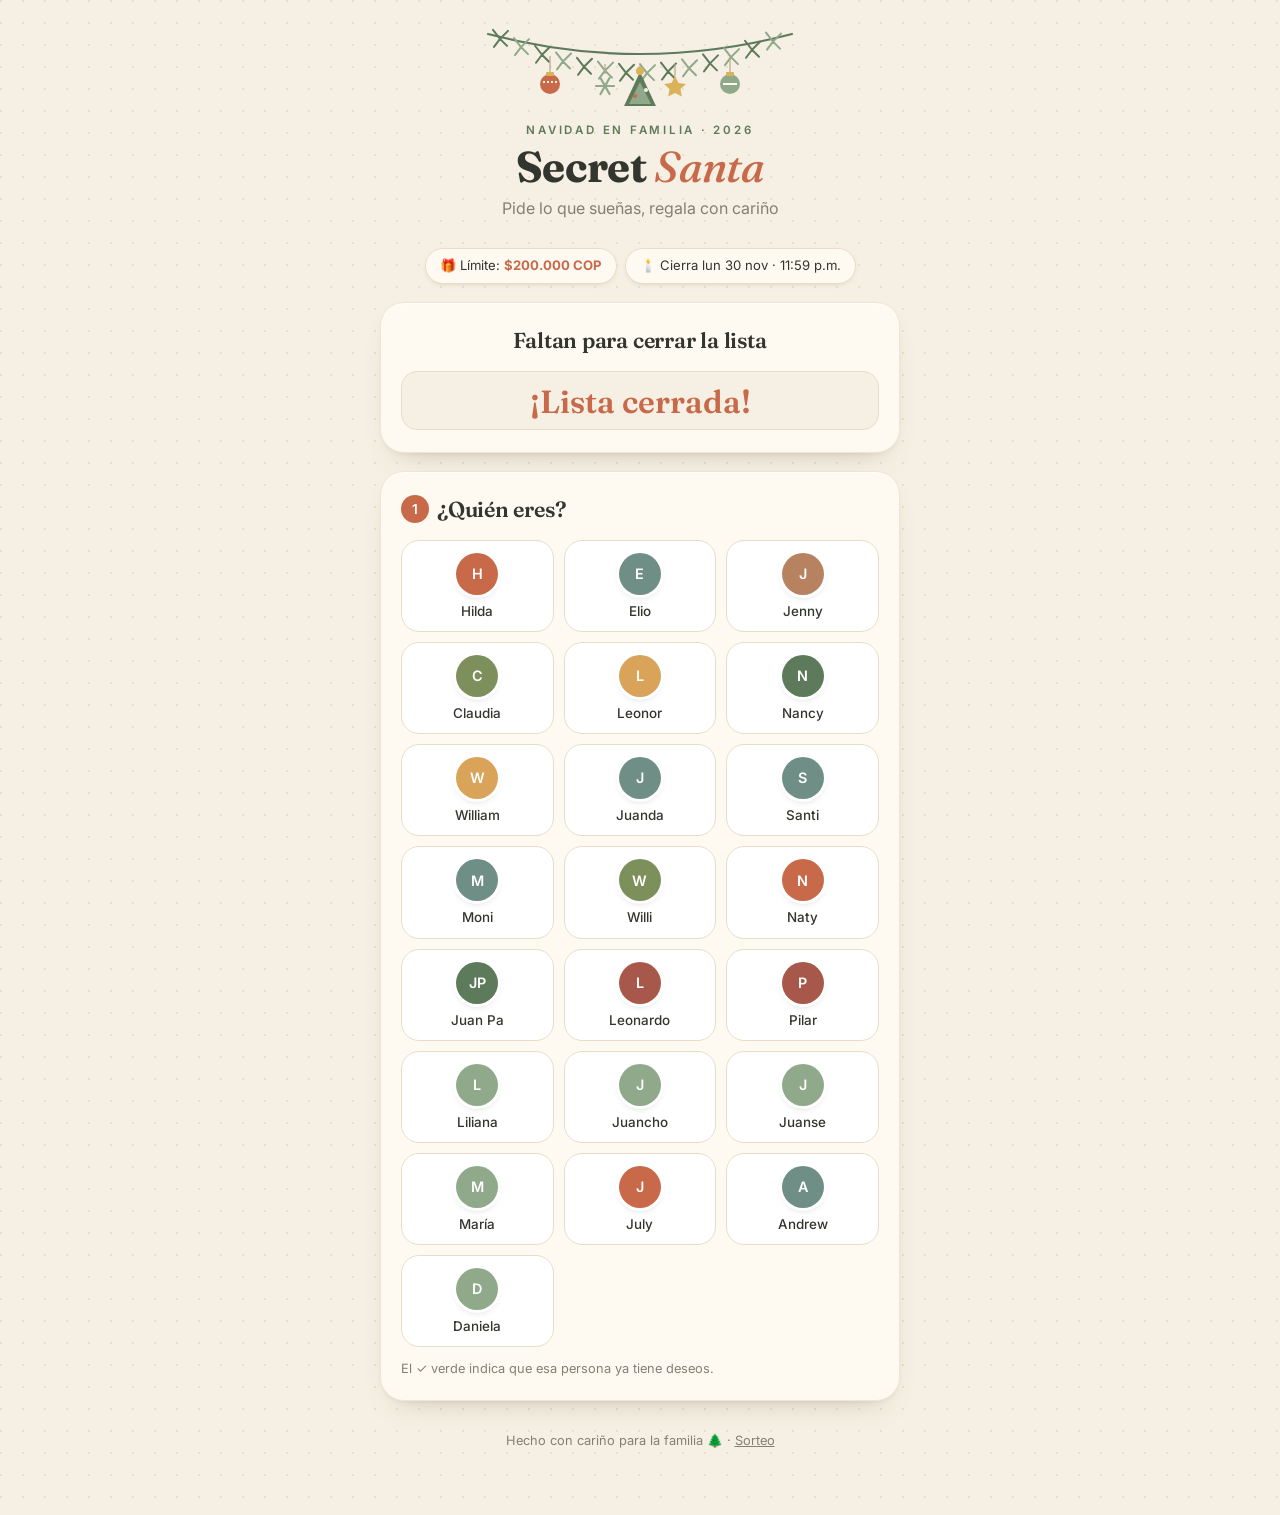
<file: index.html>
<!doctype html><html lang="es"><head><meta charset="utf-8"><meta name="viewport" content="width=device-width,initial-scale=1"><title>Secret Santa en familia</title><link rel="preconnect" href="https://fonts.googleapis.com"><link rel="preconnect" href="https://fonts.gstatic.com" crossorigin><link rel="stylesheet" href="style.css"></head><body><div class="wrap">
<header><div data-orn></div><p class="eyebrow">Navidad en familia · 2026</p><h1>Secret <em>Santa</em></h1><p>Pide lo que sueñas, regala con cariño</p></header>
<div class="chips"><span class="chip">🎁 Límite: <b id="pres"></b></span><span class="chip">🕯️ Cierra lun 30 nov · 11:59 p.m.</span></div>
<div class="card"><h2 class="center">Faltan para cerrar la lista</h2><div class="cd" id="cd"></div></div>
<div class="card"><h2><span class="n">1</span>¿Quién eres?</h2><div class="names" id="names"></div><p class="hint">El ✓ verde indica que esa persona ya tiene deseos.</p></div>
<div class="card" id="panel" hidden><div class="ph"><span class="av" id="pav"></span><div><small>Paso 2</small><h2 id="ptitle"></h2></div></div><div class="limit">Límite: <b>$200.000 COP</b></div><p class="hint">Así tu amigo secreto tendrá alternativas si alguna se agota. Se guarda solo.</p><div id="list"></div><p class="saved" id="saved" aria-live="polite"></p></div>
<footer>Hecho con cariño para la familia 🌲 · <a href="ruleta.html" style="color:inherit">Sorteo</a></footer></div>
<script src="deco.js"></script><script src="store.js"></script><script src="app.js"></script></body></html>
</file>
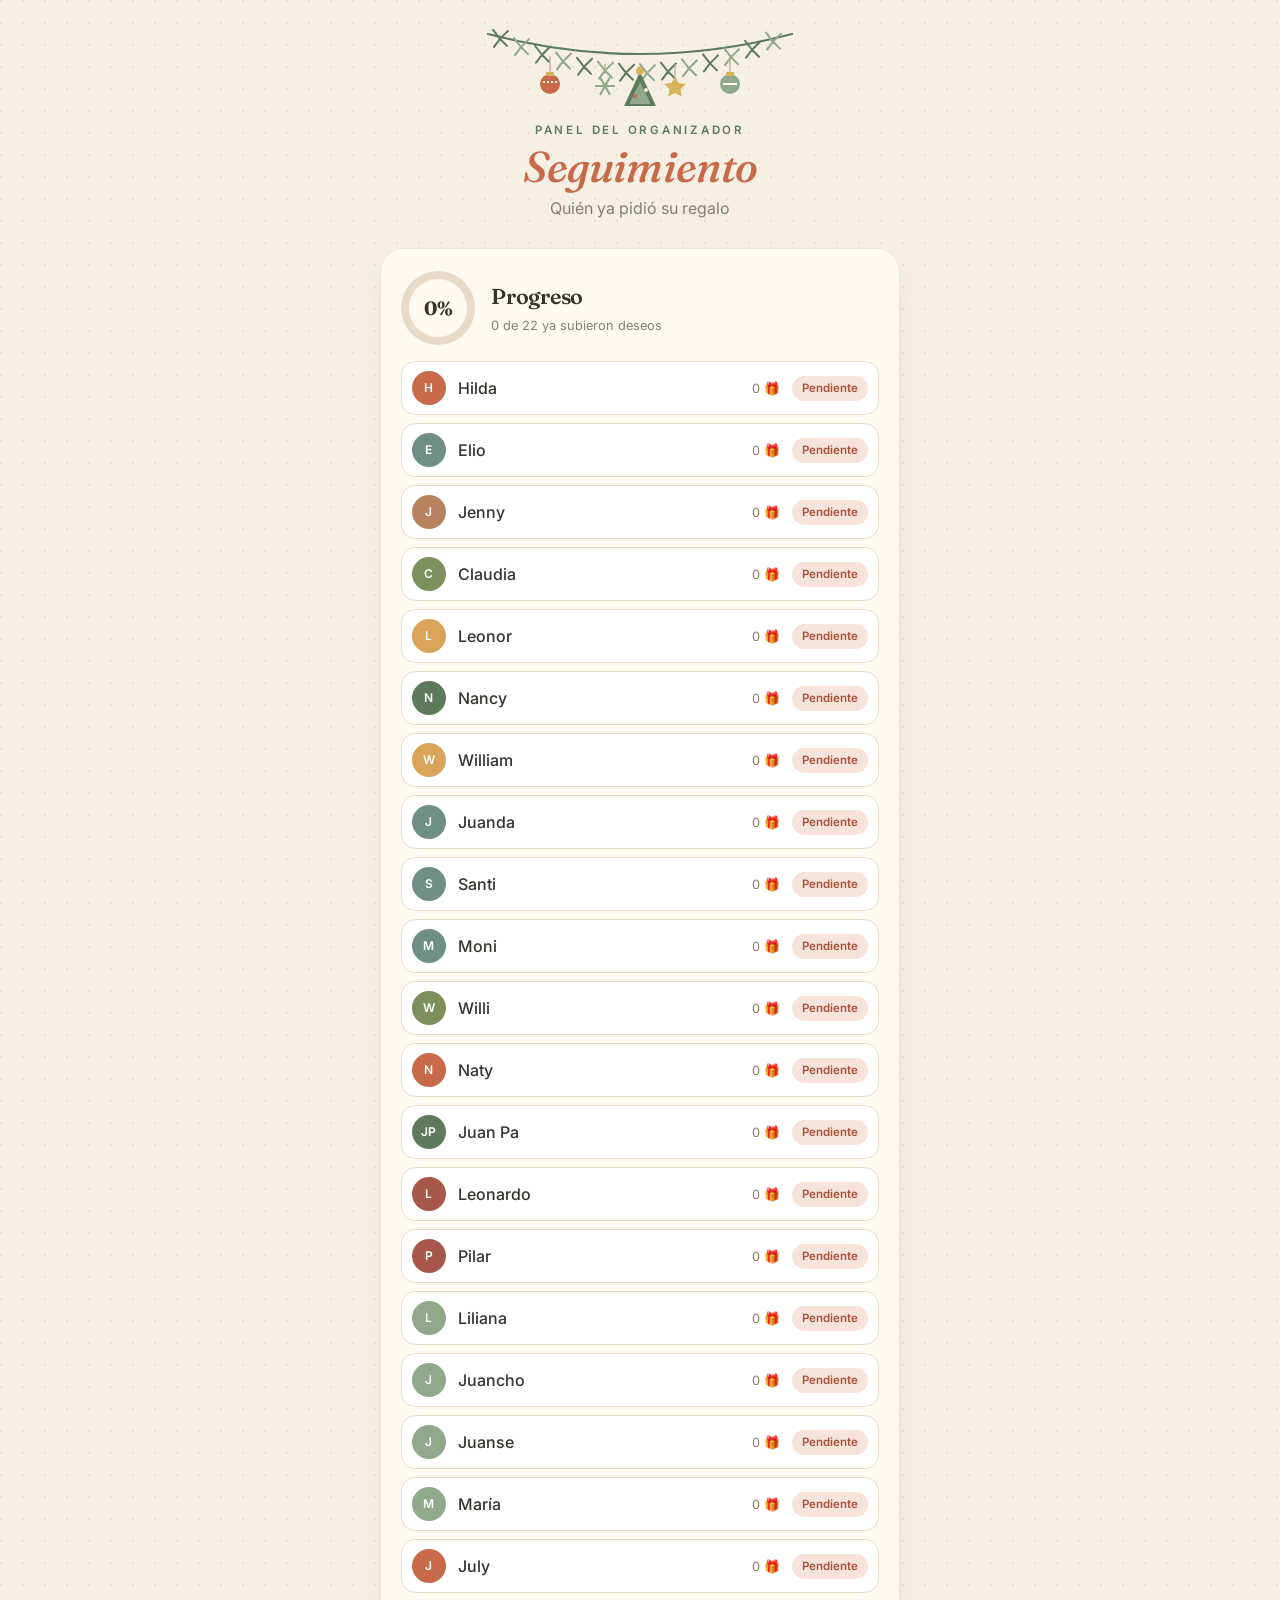
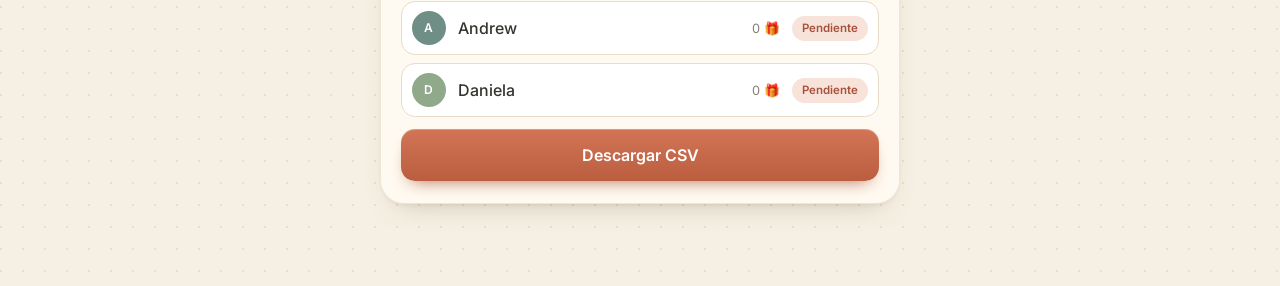
<file: admin.html>
<!doctype html><html lang="es"><head><meta charset="utf-8"><meta name="viewport" content="width=device-width,initial-scale=1"><title>Seguimiento</title><link rel="preconnect" href="https://fonts.googleapis.com"><link rel="preconnect" href="https://fonts.gstatic.com" crossorigin><link rel="stylesheet" href="style.css"></head><body><div class="wrap">
<header><div data-orn></div><p class="eyebrow">Panel del organizador</p><h1><em>Seguimiento</em></h1><p id=res></p></header><div class="card"><div class="stat"><div class="ring" id="ring"><b id="pct">–</b></div><div><h2 style="margin:0">Progreso</h2><p class="hint" style="margin:2px 0 0" id="res2">Cargando…</p></div></div><div class="rows" id="t"></div><a class="btn full" id="csv" style="text-align:center;text-decoration:none">Descargar CSV</a></div></div>
<script src="deco.js"></script><script src="store.js"></script>
<script>const P=["Hilda", "Elio", "Jenny", "Claudia", "Leonor", "Nancy", "William", "Juanda", "Santi", "Moni", "Willi", "Naty", "Juan Pa", "Leonardo", "Pilar", "Liliana", "Juancho", "Juanse", "María", "July", "Andrew", "Daniela"],$=i=>document.getElementById(i);
kvAll(P).then(all=>{if(!Array.isArray(all))throw 0;const r=P.map(n=>{const m=all.filter(w=>w.persona===n),k=m.filter(w=>w.deseo.trim()).length?Math.max(1,m.map(w=>w.deseo).join('\n').split('\n').filter(t=>t.trim()).length):0;return{nombre:n,deseos:k}});
const y=r.filter(x=>x.deseos).length;$('res').textContent='Quién ya pidió su regalo';$('res2').textContent=y+' de '+r.length+' ya subieron deseos';const pc=Math.round(100*y/r.length);$('pct').textContent=pc+'%';$('ring').style.background='conic-gradient(var(--salvia-o) '+pc+'%,var(--linea) 0)';
$('t').innerHTML=r.map(x=>'<div class="row"><span class="av" style="background:'+avatarColor(x.nombre)+'">'+initials(x.nombre)+'</span><span class="nm">'+x.nombre+'</span><span class="ct">'+x.deseos+' 🎁</span><span class="pill '+(x.deseos?'ok">Listo':'no">Pendiente')+'</span></div>').join('');
const q=s=>'"'+String(s??'').replace(/"/g,'""')+'"';$('csv').href=URL.createObjectURL(new Blob(['\ufeffpersona,deseo,url,timestamp\n'+all.map(w=>[w.persona,w.deseo,w.url,w.timestamp].map(q).join(',')).join('\n')],{type:'text/csv'}));$('csv').download='deseos.csv'})
.catch(()=>{$('res2').textContent='No se pudo leer la lista, intenta de nuevo en un momento'})</script></body></html>
</file>
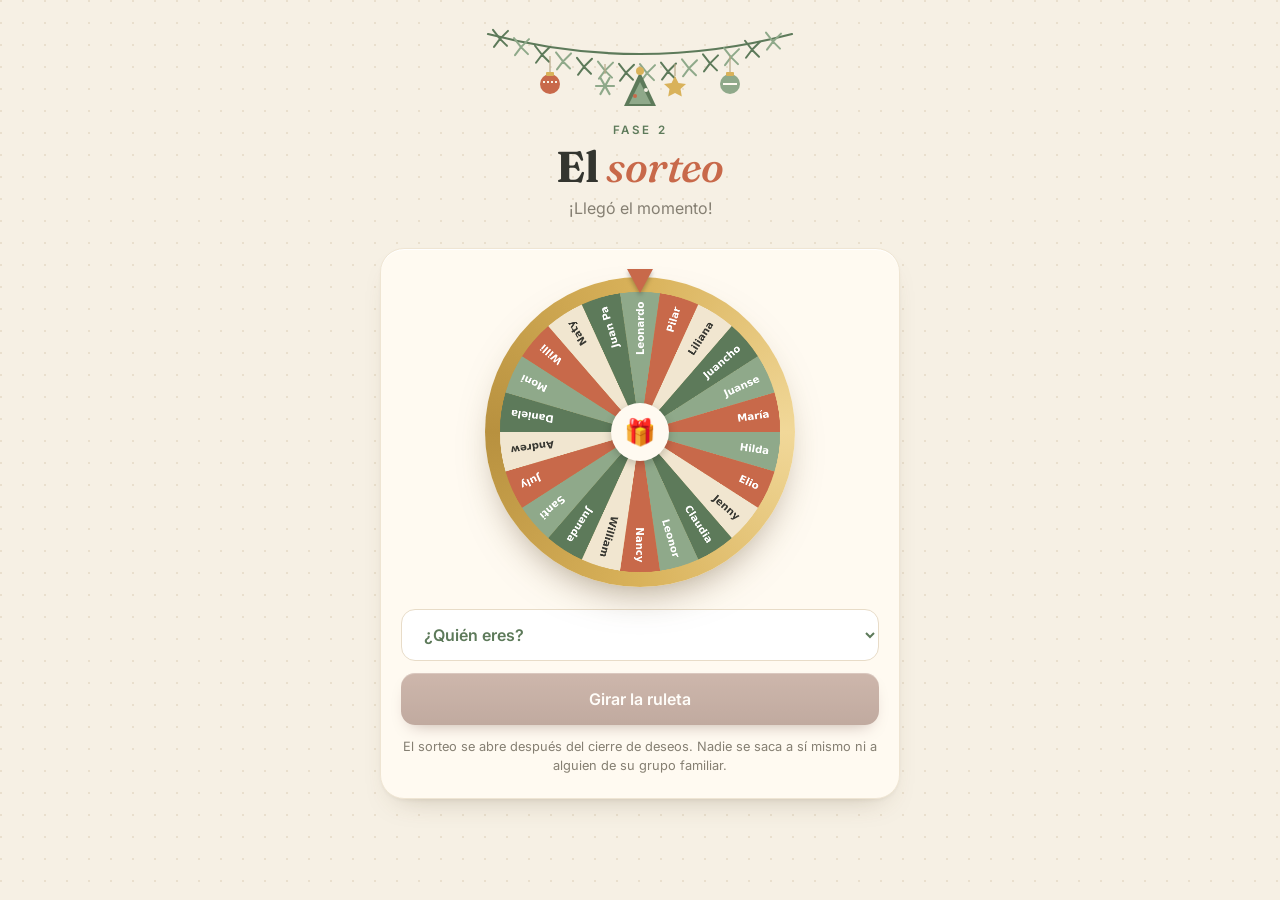
<file: ruleta.html>
<!doctype html><html lang="es"><head><meta charset="utf-8"><meta name="viewport" content="width=device-width,initial-scale=1"><title>Sorteo</title><link rel="preconnect" href="https://fonts.googleapis.com"><link rel="preconnect" href="https://fonts.gstatic.com" crossorigin><link rel="stylesheet" href="style.css">
</head><body><div class="wrap">
<header><div data-orn></div><p class="eyebrow">Fase 2</p><h1>El <em>sorteo</em></h1><p id=st>Muy pronto…</p></header>
<div class="card" style="text-align:center"><div class="wheel"><div class="pin"></div><div class="hub">🎁</div><canvas id="c" width="600" height="600"></canvas></div><button class="btn full" id="go" disabled>Girar la ruleta</button><div id="lista" hidden></div><p class="hint">El sorteo se abre después del cierre de deseos. Nadie se saca a sí mismo ni a alguien de su grupo familiar.</p></div></div>
<script src="deco.js"></script><script src="store.js"></script>
<script src="sorteo.js"></script>
<script>
// FASE 2: el sorteo se generó offline (tools/sorteo.mjs). Aquí solo hay un blob cifrado por persona;
// cada uno se abre únicamente con el nombre de su dueño. Un candado en la nube permite un solo giro por nombre.
const n0=["Hilda", "Elio", "Jenny", "Claudia", "Leonor", "Nancy", "William", "Juanda", "Santi", "Moni", "Willi", "Naty", "Juan Pa", "Leonardo", "Pilar", "Liliana", "Juancho", "Juanse", "María", "July", "Andrew", "Daniela"];
const n=SORTEO.participantes||n0;
const te=new TextEncoder(),N=s=>s.normalize('NFC'),ub=s=>Uint8Array.from(atob(s),c=>c.charCodeAt(0));
async function abrir(p){const h=[...new Uint8Array(await crypto.subtle.digest('SHA-256',te.encode(SORTEO.salt+'|'+N(p))))].map(b=>b.toString(16).padStart(2,'0')).join('').slice(0,24),bl=SORTEO.blobs[h];if(!bl)throw Error('sin blob');
 const k=await crypto.subtle.deriveKey({name:'PBKDF2',salt:te.encode(SORTEO.salt),iterations:SORTEO.iter,hash:'SHA-256'},await crypto.subtle.importKey('raw',te.encode(N(p)),'PBKDF2',false,['deriveKey']),{name:'AES-GCM',length:256},false,['decrypt']);
 const u=ub(bl);return new TextDecoder().decode(await crypto.subtle.decrypt({name:'AES-GCM',iv:u.slice(0,12)},k,u.slice(12)))}
const dev=localStorage.getItem('dev')||(()=>{const d=crypto.randomUUID();localStorage.setItem('dev',d);return d})();
const cv=document.getElementById('c'),x=cv.getContext('2d'),a=2*Math.PI/n.length,col=['#8fa98a','#c8694a','#f1e6d0','#5d7a5a'];
n.forEach((p,i)=>{x.beginPath();x.moveTo(300,300);x.arc(300,300,290,i*a,(i+1)*a);x.fillStyle=col[i%4];x.fill();x.save();x.translate(300,300);x.rotate(i*a+a/2);x.fillStyle=i%4==2?'#3a3a34':'#fff';x.font='600 21px Inter, system-ui';x.textAlign='right';x.fillText(p,270,8);x.restore()});
x.beginPath();x.arc(300,300,40,0,7);x.fillStyle='#fffaf1';x.fill();
const abre=SORTEO.desde?Date.parse(SORTEO.desde):0;
if(SORTEO.activa&&Date.now()<abre)document.getElementById('st').textContent='La ruleta abre el '+new Date(abre).toLocaleDateString('es-CO',{weekday:'long',day:'numeric',month:'long'})+' 🎄';
if(SORTEO.activa&&Date.now()>=abre){const st=document.getElementById('st'),g=document.getElementById('go'),L=document.getElementById('lista');
 const sel=document.createElement('select');sel.className='btn sec full';sel.innerHTML='<option value="">¿Quién eres?</option>'+n.map(p=>'<option>'+p+'</option>').join('');g.before(sel);
 st.textContent='¡Llegó el momento!';let rot=0,busy=false;
 const girar=t=>{const i=n.indexOf(t);rot+=360*6+((270-(i*360/n.length+180/n.length)-rot)%360+360)%360;cv.style.transition='transform 4s cubic-bezier(.2,.8,.2,1)';cv.style.transform='rotate('+rot+'deg)'};
 sel.onchange=async()=>{const p=sel.value;g.disabled=true;L.hidden=true;if(!p){st.textContent='¡Llegó el momento!';return}
  const mio=localStorage.getItem('giro:'+p);if(mio){st.textContent='Ya giraste, '+p+'. Te tocó: '+mio+' 🎁';verDeseos(mio);return}
  st.textContent='Revisando…';let lk;try{lk=await lockGet(p)}catch(e){st.textContent='Sin conexión, intenta de nuevo';return}
  if(sel.value!==p)return;if(lk){st.textContent='Este nombre ya giró 🔒';return}
  st.textContent='¡Llegó el momento!';g.disabled=false};
 g.onclick=async()=>{const p=sel.value;if(!p||busy)return;busy=true;g.disabled=true;sel.disabled=true;
  try{if(await lockGet(p)){st.textContent='Este nombre ya giró 🔒';return}
   await lockSet(p,{d:dev,t:new Date().toISOString()});const ck=await lockGet(p);if(!ck||ck.d!==dev){st.textContent='Este nombre ya giró 🔒';return}
   const t=await abrir(p);localStorage.setItem('giro:'+p,t);girar(t);
   setTimeout(()=>{st.textContent=p+', te tocó: '+t+' 🎁';verDeseos(t)},4100)}
  catch(e){st.textContent='No se pudo girar, intenta de nuevo'}finally{busy=false;sel.disabled=false}}}
const esc=s=>String(s).replace(/[&<>"]/g,c=>({'&':'&amp;','<':'&lt;','>':'&gt;','"':'&quot;'}[c]));
async function verDeseos(t){const L=document.getElementById('lista');L.hidden=false;let l=[];try{l=await kvGet(t)}catch(e){}
 const r=l.find(x=>x.id==='lista'&&'lista' in x),d=l.filter(x=>(x.descripcion||'').trim());
 const txt=r?(r.lista||''):d.map((x,i)=>(d.length>1?(i+1)+'. ':'')+x.descripcion.trim()).join('\n'),urls=l.flatMap(x=>x.urls||[]);
 L.innerHTML='<h2>Deseos de '+esc(t)+'</h2><div class="limit">Límite: <b>$200.000 COP</b></div>'+(txt.trim()||urls.length?'<div class="wish" style="text-align:left"><div class="t" style="white-space:pre-line">'+esc(txt)+'</div><div class="links">'+urls.map(u=>/^www\./i.test(u)?'https://'+u:u).filter(u=>/^https?:\/\/[^\s\/]+\.[^\s]+$/i.test(u)).map(u=>'<a class="lk" href="'+esc(u)+'" target="_blank" rel="noopener"><span>'+esc(u.replace(/^https?:\/\/(www\.)?/,'').split('/')[0])+'</span></a>').join('')+'</div></div>':'<p class="empty">'+esc(t)+' aún no tiene deseos en la lista.</p>')}
if(location.hash.startsWith('#ver='))verDeseos(decodeURIComponent(location.hash.slice(5)));
</script></body></html>
</file>
<file: style.css>
@import url('https://fonts.googleapis.com/css2?family=Fraunces:ital,opsz,wght@0,9..144,500;0,9..144,700;1,9..144,500&family=Inter:wght@400;500;600&display=swap');
:root{--crema:#f6f0e4;--papel:#fffaf1;--salvia:#8fa98a;--salvia-o:#5d7a5a;--terra:#c8694a;--oro:#d9b25a;--tinta:#33352f;--suave:#857f72;--linea:#e8dcc8;--serif:"Fraunces",Georgia,serif}
*{box-sizing:border-box}html{-webkit-tap-highlight-color:transparent}
body{margin:0;min-height:100vh;color:var(--tinta);font-family:"Inter",system-ui,sans-serif;line-height:1.5;background:var(--crema) radial-gradient(circle at 1px 1px,#e9dfcd 1px,transparent 1.5px) 0 0/22px 22px}
.snow{position:fixed;inset:0;pointer-events:none;overflow:hidden;z-index:0}
.snow i{position:absolute;top:-10px;border-radius:50%;background:#fff;box-shadow:0 0 2px #d8ccb4;animation:fall linear infinite}
@keyframes fall{to{transform:translate3d(30px,105vh,0)}}
@media (prefers-reduced-motion:reduce){.snow{display:none}}
.wrap{position:relative;z-index:1;max-width:560px;margin:0 auto;padding:8px 20px 64px}
header{text-align:center;padding:4px 0 10px}.orn{display:block;width:100%;max-width:320px;margin:0 auto -6px}
.eyebrow{font-size:.72rem;letter-spacing:.24em;text-transform:uppercase;color:var(--salvia-o);font-weight:600;margin:6px 0 0}
header h1{font-family:var(--serif);font-weight:700;font-size:2.7rem;line-height:1.05;margin:.12em 0 .15em;letter-spacing:-.015em;color:var(--tinta)}
header h1 em{font-style:italic;font-weight:500;color:var(--terra)}
header p{margin:0;color:var(--suave)}
.chips{display:flex;gap:8px;justify-content:center;flex-wrap:wrap;margin:18px 0 6px}
.chip{background:var(--papel);border:1px solid var(--linea);border-radius:99px;padding:7px 14px;font-size:.82rem;box-shadow:0 2px 8px -6px #9c8b6a}
.chip b{color:var(--terra)}
.card{position:relative;background:var(--papel);border-radius:24px;padding:22px 20px;margin:18px 0;border:1px solid #efe5d3;box-shadow:0 1px 0 #fff inset,0 14px 30px -18px rgba(93,72,40,.35),0 2px 6px -3px rgba(93,72,40,.12);animation:up .5s ease both}
@keyframes up{from{opacity:0;transform:translateY(10px)}}
h2{font-family:var(--serif);font-weight:600;font-size:1.35rem;margin:0 0 14px;letter-spacing:-.01em}
h2 .n{display:inline-grid;place-items:center;width:28px;height:28px;border-radius:50%;background:var(--terra);color:#fff;font:600 .85rem "Inter";margin-right:8px;vertical-align:3px}
.center{text-align:center}
.cd{display:grid;grid-template-columns:repeat(4,1fr);gap:8px;text-align:center}
.cd div{background:var(--crema);border-radius:16px;padding:12px 2px 9px;border:1px solid var(--linea)}
.cd b{display:block;font-family:var(--serif);font-size:2rem;line-height:1.1;color:var(--terra);font-variant-numeric:tabular-nums;font-weight:600}
.cd span{font-size:.64rem;color:var(--suave);text-transform:uppercase;letter-spacing:.12em}
.names{display:grid;grid-template-columns:repeat(3,1fr);gap:10px}
.names button{display:flex;flex-direction:column;align-items:center;gap:6px;padding:12px 4px 10px;border-radius:18px;border:1.5px solid var(--linea);background:#fff;font:inherit;font-size:.84rem;font-weight:500;color:var(--tinta);position:relative;cursor:pointer;transition:transform .15s,box-shadow .2s,border-color .2s}
.names button:active{transform:scale(.94)}
.av{display:grid;place-items:center;width:42px;height:42px;border-radius:50%;color:#fff;font-weight:600;font-size:.9rem;letter-spacing:.02em;box-shadow:0 0 0 3px #fff,0 3px 8px -3px rgba(0,0,0,.3)}
.names button.has::after{content:"✓";position:absolute;top:7px;right:8px;width:17px;height:17px;border-radius:50%;background:var(--salvia);color:#fff;font-size:.62rem;display:grid;place-items:center}
.names button.sel{border-color:var(--terra);background:#fdf1ea;box-shadow:0 8px 18px -10px var(--terra)}
.names button.sel .av{box-shadow:0 0 0 3px #fdf1ea,0 0 0 5px var(--terra)}
.ph{display:flex;align-items:center;gap:12px;margin-bottom:14px}.ph .av{width:52px;height:52px;font-size:1.1rem}.ph h2{margin:0}.ph small{color:var(--suave);font-size:.8rem}
label{font-size:.8rem;color:var(--suave);display:block;margin:14px 0 6px;font-weight:500}
textarea,input{width:100%;font:inherit;padding:13px 14px;border-radius:14px;border:1.5px solid var(--linea);background:#fff;color:var(--tinta);transition:border-color .2s,box-shadow .2s}
textarea:focus,input:focus{outline:none;border-color:var(--salvia);box-shadow:0 0 0 4px rgba(143,169,138,.2)}
.btn{display:inline-block;border:0;border-radius:14px;padding:14px 18px;font:inherit;font-weight:600;background:linear-gradient(180deg,#d27556,#bb5e40);color:#fff;cursor:pointer;box-shadow:0 8px 18px -10px #a24e33,inset 0 1px 0 rgba(255,255,255,.25);transition:transform .12s,filter .2s}
.btn:active{transform:scale(.97)}.btn:disabled{filter:grayscale(.6) opacity(.55);cursor:default}
.btn.sec{background:#fff;color:var(--salvia-o);border:1.5px solid var(--linea);box-shadow:none}.btn.full{width:100%;margin-top:12px}
.btn.min{padding:7px 12px;font-size:.78rem;font-weight:500;border-radius:10px}
.wish{background:#fff;border:1px solid var(--linea);border-radius:18px;padding:14px;margin-bottom:12px;display:flex;flex-direction:column;gap:10px;animation:up .35s ease both}
.wish .t{font-weight:500;font-size:.98rem;display:flex;gap:10px}.wish .t::before{content:"🎁";font-size:1.1rem}
.links{display:flex;flex-direction:column;gap:6px}
.lk{display:flex;align-items:center;gap:10px;padding:9px 11px;border-radius:12px;background:var(--crema);text-decoration:none;color:var(--tinta);border:1px solid var(--linea);transition:transform .12s}
.lk:active{transform:scale(.98)}.lk img{width:20px;height:20px;border-radius:5px;background:#fff;flex:none}
.lk span{flex:1;min-width:0;font-size:.85rem;font-weight:600;overflow:hidden;text-overflow:ellipsis;white-space:nowrap}.lk::after{content:"↗";color:var(--terra)}
.wish .acts{display:flex;gap:8px;justify-content:flex-end}
.empty{color:var(--suave);text-align:center;padding:18px 0;font-family:var(--serif);font-style:italic}
.hint{font-size:.8rem;color:var(--suave);margin:12px 0 0}.err{color:var(--terra);font-size:.85rem;min-height:1em;margin:8px 0 0}
.stat{display:flex;align-items:center;gap:16px;margin-bottom:16px}
.ring{width:74px;height:74px;border-radius:50%;display:grid;place-items:center;flex:none}
.ring b{display:grid;place-items:center;width:58px;height:58px;border-radius:50%;background:var(--papel);font-family:var(--serif);font-size:1.2rem}
.rows{display:flex;flex-direction:column;gap:8px}
.row{display:flex;align-items:center;gap:12px;padding:9px 10px;border-radius:14px;background:#fff;border:1px solid var(--linea)}.row .av{width:34px;height:34px;font-size:.75rem;box-shadow:none}
.row .nm{flex:1;font-weight:500}.row .ct{color:var(--suave);font-size:.8rem}
.pill{font-size:.72rem;font-weight:600;padding:4px 10px;border-radius:99px}.pill.ok{background:#e5eee2;color:var(--salvia-o)}.pill.no{background:#f8e3da;color:#a8513a}.pill.pi{background:#f6ecd2;color:#8a6a24}
footer{text-align:center;color:var(--suave);font-size:.8rem;margin-top:30px}footer a{color:var(--terra)}
.wheel{width:310px;height:310px;margin:6px auto 10px;position:relative;border-radius:50%;padding:10px;background:conic-gradient(from 0deg,var(--oro),#f1d899,var(--oro),#b8913f,var(--oro));box-shadow:0 18px 40px -18px rgba(93,72,40,.6)}
.wheel canvas{width:290px;height:290px;border-radius:50%;display:block;transition:transform 5s cubic-bezier(.17,.67,.12,1)}
.pin{position:absolute;top:-8px;left:50%;transform:translateX(-50%);width:0;height:0;border:13px solid transparent;border-top:24px solid var(--terra);z-index:2;filter:drop-shadow(0 3px 2px rgba(0,0,0,.25))}
.hub{position:absolute;inset:0;margin:auto;width:58px;height:58px;border-radius:50%;background:var(--papel);display:grid;place-items:center;font-size:1.6rem;box-shadow:0 3px 10px rgba(0,0,0,.2);z-index:2}
.limit{background:#f6efe1;border:1px solid var(--linea);border-radius:14px;padding:10px 14px;text-align:center;font-size:.95rem;margin:4px 0 10px}.limit b{color:#c8694a}
.wish .on{font-size:.72rem;letter-spacing:.12em;text-transform:uppercase;color:var(--salvia);font-weight:600}
.wish.ghost{background:transparent;border-style:dashed;opacity:.7}.wish.ghost .t::before{content:"＋"}
input.u{margin-bottom:8px}

.gift{background:var(--papel);border:1px solid var(--linea);border-radius:20px;padding:14px 14px 12px;margin-bottom:12px;display:flex;flex-direction:column;gap:8px;box-shadow:0 6px 18px -14px #7a5a3a;transition:border-color .25s,box-shadow .25s;animation:up .35s ease both}
.gift:focus-within{border-color:var(--terra);box-shadow:0 10px 24px -16px #a24e33}
.gift.ok{border-color:#cfdcc9}
.gh{display:flex;justify-content:space-between;align-items:center}
.gl{font-family:var(--serif);font-style:italic;font-size:.95rem;color:var(--terra)}
.ck{width:22px;height:22px;border-radius:50%;display:grid;place-items:center;font-size:.75rem;color:#fff;background:var(--salvia-o);transform:scale(0);transition:transform .25s cubic-bezier(.3,1.6,.5,1)}
.gift.ok .ck{transform:scale(1)}
.gift textarea,.gift input{width:100%;box-sizing:border-box;border:0;background:transparent;font:inherit;color:var(--tinta);outline:none;resize:none}
.gd{font-size:1rem;font-weight:500;padding:2px 0}
.gu{display:flex;flex-direction:column;gap:6px}
.gk{font-size:.85rem!important;background:#fff!important;border:1px solid var(--linea)!important;border-radius:12px;padding:9px 12px}
.gk:focus{border-color:var(--salvia)!important}
.add{align-self:flex-start;border:0;background:none;color:var(--salvia-o);font:inherit;font-size:.8rem;font-weight:600;padding:2px 0;cursor:pointer}
.saved{text-align:center;font-size:.8rem;color:var(--salvia-o);min-height:1.2em;margin:4px 0 0;opacity:0;transition:opacity .3s}.saved.on{opacity:1}.saved.bad{color:var(--terra)}
.wl,.wlinks{background:var(--papel);border:1px solid var(--linea);border-radius:20px;padding:16px;margin-bottom:12px;display:flex;flex-direction:column;gap:10px;box-shadow:0 6px 18px -14px #7a5a3a;animation:up .35s ease both;transition:border-color .25s,box-shadow .25s}
.wl:focus-within,.wlinks:focus-within{border-color:var(--terra);box-shadow:0 10px 24px -16px #a24e33}
.wl.ok{border-color:#cfdcc9}
.wlab{display:flex;align-items:center;gap:8px;font-weight:600;font-size:.95rem;color:var(--tinta)}
.wl .ck{margin-left:auto;width:22px;height:22px;border-radius:50%;background:var(--salvia-o);color:#fff;display:grid;place-items:center;font-size:.75rem;transform:scale(0);transition:transform .25s}
.wl.ok .ck{transform:scale(1)}
#wtxt{min-height:170px;resize:vertical;box-sizing:border-box;font-size:16px;line-height:28px;padding:12px 14px 12px;background:#fff repeating-linear-gradient(to bottom,transparent 0,transparent 27px,#efe6d6 27px,#efe6d6 28px);background-size:100% 28px;background-position:0 12px;background-attachment:local}
.wl .hint{margin:0}
.wlinks .gu{display:flex;flex-direction:column;gap:8px}
.lrow{position:relative}.lrow .lic{position:absolute;left:11px;top:50%;transform:translateY(-50%);font-size:.85rem;opacity:.7}
.lrow .gk{padding-left:34px!important;width:100%;box-sizing:border-box}
.cnt{margin:4px 2px 0;text-align:right;font-size:12px;opacity:.6}
.lerr{margin:2px 0 8px 34px;font-size:12.5px;color:#b3412a}
</file>
